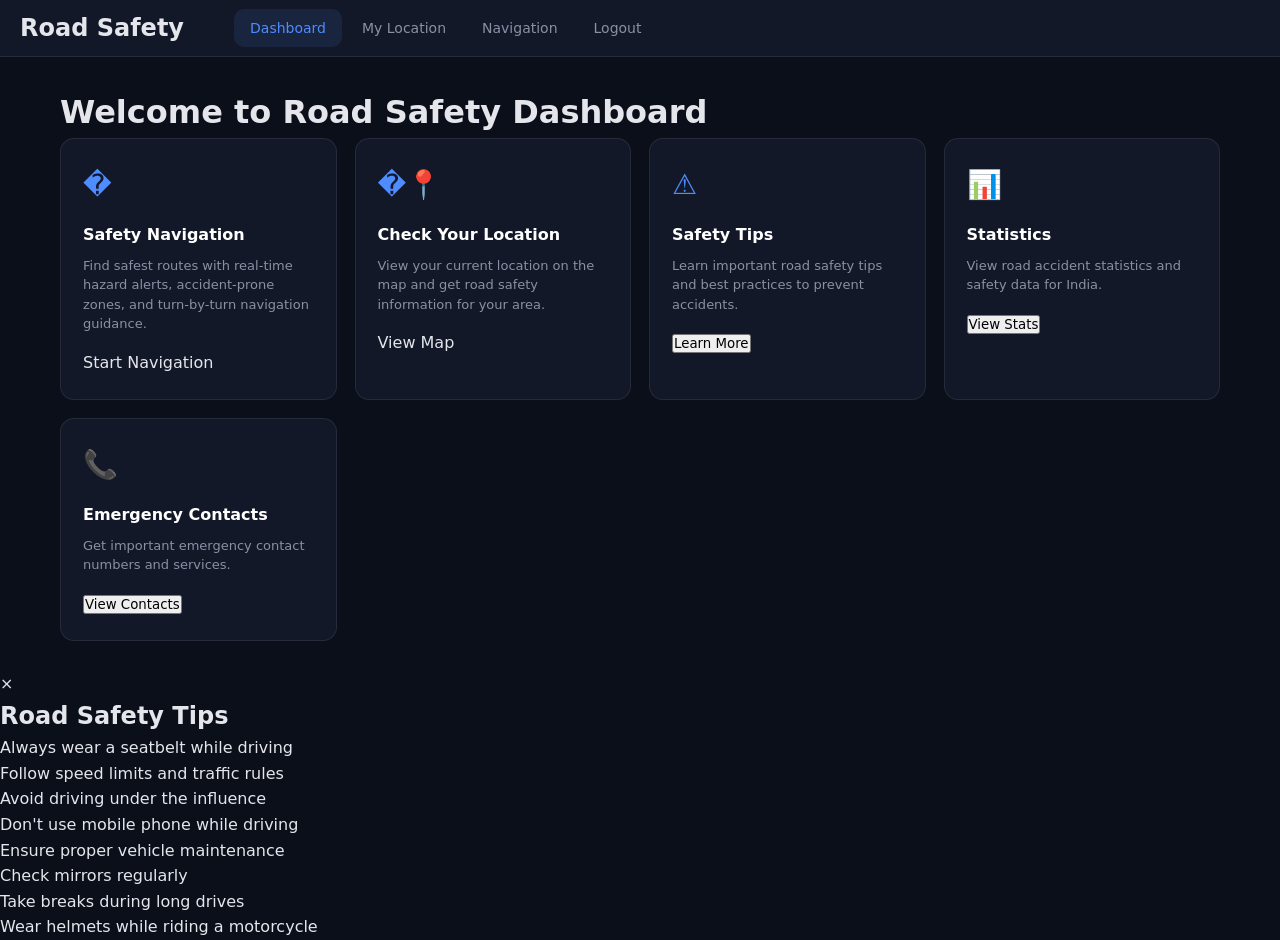
<file: dashboard.html>
<!DOCTYPE html>
<html lang="en">
<head>
    <meta charset="UTF-8">
    <meta name="viewport" content="width=device-width, initial-scale=1.0">
    <title>Dashboard - Road Safety</title>
    <link rel="stylesheet" href="style.css">
</head>
<body>
    <nav class="navbar">
        <div class="nav-container">
            <h2 class="nav-logo">Road Safety</h2>
            <ul class="nav-menu">
                <li><a href="dashboard.html" class="nav-link active">Dashboard</a></li>
                <li><a href="map.html" class="nav-link">My Location</a></li>
                <li><a href="navigation.html" class="nav-link">Navigation</a></li>
                <li><a href="#" onclick="handleLogout()" class="nav-link">Logout</a></li>
            </ul>
        </div>
    </nav>

    <div class="dashboard-container">
        <div class="welcome-section">
            <h1>Welcome to Road Safety Dashboard</h1>
            <p id="welcomeUser"></p>
        </div>

        <div class="content-grid">
            <div class="card">
                <div class="card-icon">�️</div>
                <h3>Safety Navigation</h3>
                <p>Find safest routes with real-time hazard alerts, accident-prone zones, and turn-by-turn navigation guidance.</p>
                <a href="navigation.html" class="btn-primary">Start Navigation</a>
            </div>

            <div class="card">
                <div class="card-icon">�📍</div>
                <h3>Check Your Location</h3>
                <p>View your current location on the map and get road safety information for your area.</p>
                <a href="map.html" class="btn-primary">View Map</a>
            </div>

            <div class="card">
                <div class="card-icon">⚠️</div>
                <h3>Safety Tips</h3>
                <p>Learn important road safety tips and best practices to prevent accidents.</p>
                <button onclick="showTips()" class="btn-primary">Learn More</button>
            </div>

            <div class="card">
                <div class="card-icon">📊</div>
                <h3>Statistics</h3>
                <p>View road accident statistics and safety data for India.</p>
                <button onclick="showStats()" class="btn-primary">View Stats</button>
            </div>

            <div class="card">
                <div class="card-icon">📞</div>
                <h3>Emergency Contacts</h3>
                <p>Get important emergency contact numbers and services.</p>
                <button onclick="showContacts()" class="btn-primary">View Contacts</button>
            </div>
        </div>
    </div>

    <div id="tipsModal" class="modal">
        <div class="modal-content">
            <span class="close" onclick="closeTips()">&times;</span>
            <h2>Road Safety Tips</h2>
            <ul>
                <li>Always wear a seatbelt while driving</li>
                <li>Follow speed limits and traffic rules</li>
                <li>Avoid driving under the influence</li>
                <li>Don't use mobile phone while driving</li>
                <li>Ensure proper vehicle maintenance</li>
                <li>Check mirrors regularly</li>
                <li>Take breaks during long drives</li>
                <li>Wear helmets while riding a motorcycle</li>
            </ul>
        </div>
    </div>

    <script src="script.js"></script>
</body>
</html>
</file>
<file: style.css>
/* ====== ROOT & RESET ====== */
*{margin:0;padding:0;box-sizing:border-box}
:root{
    --bg:        #0b0f1a;
    --surface:   #131829;
    --surface2:  #1a2035;
    --border:    rgba(255,255,255,.08);
    --text:      #e4e6eb;
    --text2:     #8b8fa3;
    --accent:    #4f8cff;
    --accent2:   #3a6fd8;
    --green:     #2ecc71;
    --yellow:    #f1c40f;
    --red:       #e74c3c;
    --orange:    #e67e22;
    --radius:    10px;
}
html{scroll-behavior:smooth}
body{font-family:'Segoe UI',system-ui,-apple-system,sans-serif;background:var(--bg);color:var(--text);line-height:1.6;overflow-x:hidden}
a{text-decoration:none;color:inherit}
button{cursor:pointer;font-family:inherit}
.hidden{display:none !important}

/* ====== SCREENS ====== */
.screen{display:none}
.screen.active{display:block}

/* ====== LOGIN ====== */
.login-container{display:flex;justify-content:center;align-items:center;min-height:100vh;background:radial-gradient(ellipse at 30% 20%,#1b2540 0%,var(--bg) 70%)}
.login-box{background:var(--surface);padding:40px 36px;border-radius:16px;width:100%;max-width:400px;border:1px solid var(--border);box-shadow:0 20px 60px rgba(0,0,0,.5)}
.login-logo{text-align:center;font-size:48px;color:var(--accent);margin-bottom:10px}
.login-box h1{text-align:center;font-size:28px;color:#fff;margin-bottom:4px}
.subtitle{text-align:center;color:var(--text2);font-size:13px;margin-bottom:28px}
.form-group{margin-bottom:18px}
.form-group label{display:block;font-size:12px;color:var(--text2);margin-bottom:6px;font-weight:600;text-transform:uppercase;letter-spacing:.6px}
.input-icon{position:relative}
.input-icon i{position:absolute;left:14px;top:50%;transform:translateY(-50%);color:var(--text2);font-size:14px}
.input-icon input{width:100%;padding:12px 14px 12px 40px;background:var(--surface2);border:1px solid var(--border);border-radius:var(--radius);color:var(--text);font-size:14px;transition:border .3s}
.input-icon input:focus{outline:none;border-color:var(--accent);box-shadow:0 0 0 3px rgba(79,140,255,.15)}
.btn-login{width:100%;padding:13px;background:var(--accent);color:#fff;border:none;border-radius:var(--radius);font-size:15px;font-weight:600;transition:background .3s,transform .2s;margin-top:6px}
.btn-login:hover{background:var(--accent2);transform:translateY(-1px)}
.signup-link{text-align:center;margin-top:18px;font-size:13px;color:var(--text2)}
.signup-link a{color:var(--accent);font-weight:600}
.signup-link a:hover{text-decoration:underline}
.error-message{display:none;margin-top:14px;padding:10px 14px;background:rgba(231,76,60,.15);border:1px solid rgba(231,76,60,.3);border-radius:var(--radius);color:#e74c3c;font-size:13px}
.error-message.show{display:block}

/* ====== NAVBAR ====== */
.navbar{background:var(--surface);border-bottom:1px solid var(--border);position:sticky;top:0;z-index:900}
.nav-container{max-width:1400px;margin:0 auto;padding:0 20px;display:flex;align-items:center;height:56px;gap:20px}
.nav-brand{display:flex;align-items:center;gap:10px;font-size:18px;font-weight:700;color:#fff;white-space:nowrap}
.nav-brand i{color:var(--accent);font-size:22px}
.nav-menu{display:flex;list-style:none;gap:4px;margin-left:30px}
.nav-link{display:flex;align-items:center;gap:7px;padding:8px 16px;border-radius:var(--radius);color:var(--text2);font-size:14px;font-weight:500;transition:all .25s}
.nav-link:hover{color:var(--text);background:rgba(255,255,255,.06)}
.nav-link.active{color:var(--accent);background:rgba(79,140,255,.1)}
.nav-right{margin-left:auto;display:flex;align-items:center;gap:14px}
.user-greeting{font-size:13px;color:var(--text2)}
.btn-logout{display:flex;align-items:center;gap:6px;padding:7px 14px;background:rgba(231,76,60,.15);border:1px solid rgba(231,76,60,.25);border-radius:var(--radius);color:#e74c3c;font-size:13px;font-weight:500;transition:all .25s}
.btn-logout:hover{background:rgba(231,76,60,.25)}.btn-sos{display:flex;align-items:center;gap:6px;padding:7px 16px;background:#e74c3c;color:#fff;border:none;border-radius:20px;font-size:13px;font-weight:700;text-decoration:none;letter-spacing:.5px;animation:sos-pulse 2s infinite;transition:background .2s}
.btn-sos:hover{background:#c0392b}
@keyframes sos-pulse{0%,100%{box-shadow:0 0 0 0 rgba(231,76,60,.6)}50%{box-shadow:0 0 0 8px rgba(231,76,60,0)}}
/* ====== SECTIONS ====== */
.section{display:none}
.section.active{display:block}

/* ====== DASHBOARD ====== */
.dashboard-container{max-width:1200px;margin:0 auto;padding:30px 20px}
.welcome-banner{background:linear-gradient(135deg,#1a2a4a 0%,#0f1a30 100%);border:1px solid var(--border);border-radius:14px;padding:30px;display:flex;justify-content:space-between;align-items:center;margin-bottom:30px;gap:20px;flex-wrap:wrap}
.welcome-text h1{font-size:26px;margin-bottom:6px;color:#fff}
.welcome-text p{color:var(--text2);font-size:14px}
.welcome-stats{display:flex;gap:24px}
.mini-stat{text-align:center}
.mini-stat-num{display:block;font-size:22px;font-weight:700;color:var(--accent)}
.mini-stat-label{font-size:11px;color:var(--text2);text-transform:uppercase;letter-spacing:.5px}

.content-grid{display:grid;grid-template-columns:repeat(auto-fill,minmax(220px,1fr));gap:18px}
.card{background:var(--surface);border:1px solid var(--border);border-radius:14px;padding:24px 22px;cursor:pointer;transition:all .3s;position:relative;overflow:hidden}
.card::before{content:'';position:absolute;top:0;left:0;right:0;height:3px;background:var(--accent);opacity:0;transition:opacity .3s}
.card:hover{transform:translateY(-4px);border-color:rgba(79,140,255,.25);box-shadow:0 12px 35px rgba(0,0,0,.3)}
.card:hover::before{opacity:1}
.card-icon{font-size:28px;color:var(--accent);margin-bottom:14px}
.card h3{font-size:16px;font-weight:600;margin-bottom:8px;color:#fff}
.card p{font-size:13px;color:var(--text2);line-height:1.5;margin-bottom:16px}
.card-action{font-size:13px;color:var(--accent);font-weight:600;display:flex;align-items:center;gap:6px}
.card-action i{transition:transform .3s}
.card:hover .card-action i{transform:translateX(4px)}

/* ====== MAP DASHBOARD ====== */
.map-dashboard{position:relative;height:calc(100vh - 56px);overflow:hidden}
.map-fullscreen{height:100%;width:100%;z-index:1}

/* Glass mixin */
.glass{background:rgba(15,20,35,.82);backdrop-filter:blur(20px);-webkit-backdrop-filter:blur(20px);border:1px solid rgba(255,255,255,.08)}
[data-map-theme="light"] .glass{background:rgba(255,255,255,.88);border-color:rgba(0,0,0,.1)}
[data-map-theme="light"] .glass *{color:#1a1a2e !important}
[data-map-theme="light"] .glass .ap-stat-val.red{color:#e74c3c !important}
[data-map-theme="light"] .glass .ap-stat-val.orange{color:#e67e22 !important}
[data-map-theme="light"] .glass .ap-stat-val.yellow{color:#d4ac0d !important}
[data-map-theme="light"] .glass .ap-stat-val.blue{color:#2980b9 !important}
[data-map-theme="light"] .glass .ap-stat-val.green{color:#27ae60 !important}

/* ---- Top Bar ---- */
.map-topbar{position:absolute;top:12px;left:12px;right:12px;z-index:700;display:flex;align-items:center;gap:12px;padding:8px 14px;border-radius:16px;background:rgba(15,20,35,.82);backdrop-filter:blur(20px);border:1px solid rgba(255,255,255,.08);box-shadow:0 8px 32px rgba(0,0,0,.3)}
[data-map-theme="light"] .map-topbar{background:rgba(255,255,255,.9);border-color:rgba(0,0,0,.1);box-shadow:0 4px 20px rgba(0,0,0,.1)}
.mtb-left{display:flex;align-items:center;gap:8px;white-space:nowrap}
.mtb-logo{display:flex;align-items:center;gap:8px;font-size:15px;font-weight:700;color:#fff}
.mtb-logo i{color:var(--accent);font-size:18px}
[data-map-theme="light"] .mtb-logo{color:#1a1a2e}
.mtb-search{flex:1;display:flex;align-items:center;gap:8px;background:rgba(255,255,255,.06);border:1px solid rgba(255,255,255,.08);border-radius:10px;padding:0 12px;position:relative;max-width:460px;margin:0 auto;transition:all .3s}
.mtb-search:focus-within{border-color:var(--accent);box-shadow:0 0 0 3px rgba(79,140,255,.15)}
[data-map-theme="light"] .mtb-search{background:rgba(0,0,0,.04);border-color:rgba(0,0,0,.1)}
.mtb-search i{color:var(--text2);font-size:13px}
.mtb-search input{flex:1;padding:10px 4px;background:transparent;border:none;color:#fff;font-size:13px}
.mtb-search input:focus{outline:none}
.mtb-search input::placeholder{color:rgba(255,255,255,.35)}
[data-map-theme="light"] .mtb-search input{color:#1a1a2e}
[data-map-theme="light"] .mtb-search input::placeholder{color:rgba(0,0,0,.4)}
.mtb-search-clear{background:none;border:none;color:var(--text2);padding:4px;cursor:pointer}
.map-search-dropdown{display:none;position:absolute;top:calc(100% + 4px);left:0;right:0;background:rgba(15,20,35,.95);backdrop-filter:blur(20px);border:1px solid rgba(255,255,255,.1);border-radius:12px;max-height:280px;overflow-y:auto;box-shadow:0 12px 40px rgba(0,0,0,.5);z-index:710}
.map-search-dropdown.show{display:block}
[data-map-theme="light"] .map-search-dropdown{background:rgba(255,255,255,.97);border-color:rgba(0,0,0,.1)}
.msd-item{padding:12px 16px;display:flex;align-items:center;gap:12px;cursor:pointer;transition:background .2s;font-size:13px;color:#fff;border-bottom:1px solid rgba(255,255,255,.05)}
.msd-item:hover{background:rgba(79,140,255,.1)}
.msd-item:last-child{border-bottom:none}
.msd-item i{color:var(--accent);width:16px;text-align:center}
[data-map-theme="light"] .msd-item{color:#1a1a2e;border-color:rgba(0,0,0,.05)}

.mtb-right{display:flex;align-items:center;gap:8px}
.mtb-weather{display:flex;align-items:center;gap:6px;font-size:13px;color:var(--text2);white-space:nowrap}
.mtb-weather i{color:#f1c40f}
.mtb-icon-btn{position:relative;width:36px;height:36px;display:flex;align-items:center;justify-content:center;background:rgba(255,255,255,.06);border:1px solid rgba(255,255,255,.08);border-radius:10px;color:#fff;font-size:14px;transition:all .25s;cursor:pointer}
.mtb-icon-btn:hover{background:rgba(79,140,255,.15);border-color:var(--accent)}
[data-map-theme="light"] .mtb-icon-btn{background:rgba(0,0,0,.04);border-color:rgba(0,0,0,.1);color:#1a1a2e}
.notif-badge{position:absolute;top:-3px;right:-3px;background:var(--red);color:#fff;font-size:10px;font-weight:700;width:18px;height:18px;border-radius:50%;display:flex;align-items:center;justify-content:center;border:2px solid rgba(15,20,35,.9)}
.mtb-avatar{width:34px;height:34px;border-radius:10px;background:linear-gradient(135deg,var(--accent),#6c5ce7);display:flex;align-items:center;justify-content:center;color:#fff;font-size:14px;font-weight:700;cursor:pointer}

/* ---- AI Alert Banner ---- */
.ai-alert-banner{position:absolute;bottom:90px;right:16px;z-index:700;display:flex;align-items:center;gap:10px;padding:9px 14px;border-radius:10px;background:rgba(19,24,41,.85);backdrop-filter:blur(12px);border:1px solid rgba(79,140,255,.25);animation:slideUp .4s ease;max-width:340px;font-size:13px}
.ai-alert-banner.hidden{display:none}
.ai-alert-content{display:flex;align-items:center;gap:10px;font-size:13px;color:#fff}
.ai-alert-content i{color:var(--accent);font-size:16px}
.ai-alert-banner button{background:none;border:none;color:var(--text2);font-size:14px;cursor:pointer;padding:4px}
[data-map-theme="light"] .ai-alert-banner{background:rgba(255,255,255,.92);border-color:rgba(0,0,0,.1);box-shadow:0 2px 12px rgba(0,0,0,.1)}
[data-map-theme="light"] .ai-alert-content{color:#1a1a2e}
[data-map-theme="light"] .ai-alert-banner button{color:#666}
@keyframes slideDown{from{opacity:0;transform:translateX(-50%) translateY(-20px)}to{opacity:1;transform:translateX(-50%) translateY(0)}}
@keyframes slideUp{from{opacity:0;transform:translateY(20px)}to{opacity:1;transform:translateY(0)}}

/* ---- Notification Panel ---- */
.notif-panel{position:absolute;top:68px;right:14px;width:320px;z-index:720;border-radius:14px;background:rgba(15,20,35,.92);backdrop-filter:blur(20px);border:1px solid rgba(255,255,255,.08);box-shadow:0 12px 40px rgba(0,0,0,.4);overflow:hidden;animation:fadeScale .25s ease}
.notif-panel.hidden{display:none}
[data-map-theme="light"] .notif-panel{background:rgba(255,255,255,.95);border-color:rgba(0,0,0,.1)}
.np-head{padding:14px 16px;font-size:14px;font-weight:700;color:#fff;display:flex;align-items:center;gap:8px;border-bottom:1px solid rgba(255,255,255,.06)}
.np-head i{color:var(--accent)}
.np-count{background:var(--red);color:#fff;font-size:10px;padding:2px 8px;border-radius:10px;margin-left:auto}
.np-list{max-height:300px;overflow-y:auto}
.np-item{padding:12px 16px;display:flex;gap:10px;border-bottom:1px solid rgba(255,255,255,.04);transition:background .2s;cursor:pointer}
.np-item:hover{background:rgba(79,140,255,.06)}
.np-icon{width:34px;height:34px;border-radius:10px;display:flex;align-items:center;justify-content:center;font-size:14px;flex-shrink:0}
.np-icon.red{background:rgba(231,76,60,.15);color:var(--red)}
.np-icon.orange{background:rgba(230,126,34,.15);color:var(--orange)}
.np-icon.blue{background:rgba(52,152,219,.15);color:#3498db}
.np-icon.yellow{background:rgba(241,196,15,.15);color:var(--yellow)}
.np-text{font-size:12px;color:var(--text2);line-height:1.4}
.np-text strong{color:#fff;font-size:13px;display:block;margin-bottom:2px}
.np-time{font-size:11px;color:var(--text2);margin-top:3px}
[data-map-theme="light"] .np-head,.np-text strong{color:#1a1a2e}
@keyframes fadeScale{from{opacity:0;transform:scale(.95)}to{opacity:1;transform:scale(1)}}

/* ---- Analytics Panel ---- */
.analytics-panel{position:absolute;top:76px;left:12px;bottom:80px;width:280px;z-index:600;display:flex;transition:transform .4s cubic-bezier(.4,0,.2,1)}
.analytics-panel.collapsed{transform:translateX(-282px)}
.ap-toggle{position:absolute;top:12px;right:-36px;width:34px;height:34px;border-radius:0 10px 10px 0;background:rgba(15,20,35,.82);backdrop-filter:blur(16px);border:1px solid rgba(255,255,255,.08);border-left:none;color:#fff;font-size:12px;display:flex;align-items:center;justify-content:center;cursor:pointer;z-index:2;transition:all .25s}
.ap-toggle:hover{background:rgba(79,140,255,.2)}
[data-map-theme="light"] .ap-toggle{background:rgba(255,255,255,.9);border-color:rgba(0,0,0,.1);color:#1a1a2e}
.ap-content{flex:1;border-radius:14px;background:rgba(15,20,35,.85);backdrop-filter:blur(20px);border:1px solid rgba(255,255,255,.08);overflow-y:auto;padding:16px;display:flex;flex-direction:column;gap:14px;box-shadow:0 8px 32px rgba(0,0,0,.3)}
[data-map-theme="light"] .ap-content{background:rgba(255,255,255,.92);border-color:rgba(0,0,0,.08)}
.ap-header{font-size:15px;font-weight:700;color:#fff;display:flex;align-items:center;gap:8px}
.ap-header i{color:var(--accent)}
[data-map-theme="light"] .ap-header{color:#1a1a2e}
.ap-card{background:rgba(255,255,255,.04);border:1px solid rgba(255,255,255,.06);border-radius:12px;padding:14px}
[data-map-theme="light"] .ap-card{background:rgba(0,0,0,.03);border-color:rgba(0,0,0,.06)}
.ap-card-label{font-size:12px;font-weight:600;color:var(--text2);text-transform:uppercase;letter-spacing:.5px;margin-bottom:10px;display:flex;align-items:center;gap:6px}
.ap-card-label i{font-size:11px;color:var(--accent)}
.ap-stat-row{display:flex;justify-content:space-between;font-size:13px;padding:5px 0;color:var(--text2)}
.ap-stat-val{font-weight:700;color:#fff}
[data-map-theme="light"] .ap-stat-val{color:#1a1a2e}
.ap-stat-val.red{color:var(--red)}.ap-stat-val.orange{color:var(--orange)}.ap-stat-val.yellow{color:var(--yellow)}.ap-stat-val.blue{color:#3498db}.ap-stat-val.green{color:var(--green)}.ap-stat-val.gray{color:#7f8c8d}

/* Safety Ring */
.ap-safety-score{text-align:center}
.safety-ring{position:relative;width:100px;height:100px;margin:8px auto}
.safety-ring svg{width:100%;height:100%;transform:rotate(-90deg)}
.ring-bg{fill:none;stroke:rgba(255,255,255,.08);stroke-width:10}
[data-map-theme="light"] .ring-bg{stroke:rgba(0,0,0,.08)}
.ring-fill{fill:none;stroke:var(--green);stroke-width:10;stroke-linecap:round;stroke-dasharray:327;stroke-dashoffset:327;transition:stroke-dashoffset 1.5s ease,stroke 1s}
.ring-value{position:absolute;inset:0;display:flex;align-items:center;justify-content:center;font-size:28px;font-weight:800;color:#fff}
[data-map-theme="light"] .ring-value{color:#1a1a2e}
.safety-label{font-size:12px;color:var(--green);font-weight:600;margin-top:4px}

/* Traffic Bar */
.traffic-bar{height:6px;background:rgba(255,255,255,.08);border-radius:4px;overflow:hidden;margin-bottom:6px}
[data-map-theme="light"] .traffic-bar{background:rgba(0,0,0,.08)}
.traffic-fill{height:100%;border-radius:4px;background:linear-gradient(90deg,var(--green),var(--yellow),var(--red));transition:width 1s ease}
.traffic-label{font-size:12px;color:var(--yellow);font-weight:600;text-align:right}

/* Weather Alert */
.weather-alert-info{display:flex;align-items:center;gap:10px;font-size:13px;color:#fff}
.weather-alert-info i{font-size:22px;color:#f1c40f}
.weather-alert-info strong{display:block;font-size:14px}
.weather-alert-info small{display:block;font-size:11px;color:var(--text2);margin-top:2px}
[data-map-theme="light"] .weather-alert-info{color:#1a1a2e}

/* ---- Layer Controls ---- */
.map-layers-panel{position:absolute;top:76px;right:12px;z-index:600}
.layers-toggle{width:40px;height:40px;border-radius:12px;background:rgba(15,20,35,.82);backdrop-filter:blur(16px);border:1px solid rgba(255,255,255,.08);color:#fff;font-size:16px;display:flex;align-items:center;justify-content:center;cursor:pointer;transition:all .25s}
.layers-toggle:hover{background:rgba(79,140,255,.2);border-color:var(--accent)}
[data-map-theme="light"] .layers-toggle{background:rgba(255,255,255,.9);border-color:rgba(0,0,0,.1);color:#1a1a2e}
.layers-dropdown{position:absolute;top:calc(100% + 6px);right:0;width:220px;border-radius:14px;background:rgba(15,20,35,.92);backdrop-filter:blur(20px);border:1px solid rgba(255,255,255,.08);padding:6px;box-shadow:0 12px 40px rgba(0,0,0,.4);animation:fadeScale .2s ease}
.layers-dropdown.hidden{display:none}
[data-map-theme="light"] .layers-dropdown{background:rgba(255,255,255,.95);border-color:rgba(0,0,0,.1)}
.ld-head{font-size:12px;font-weight:700;color:var(--text2);text-transform:uppercase;letter-spacing:.5px;padding:8px 12px}
.ld-item{display:flex;align-items:center;gap:10px;padding:9px 12px;border-radius:8px;font-size:13px;color:#fff;cursor:pointer;transition:background .2s}
.ld-item:hover{background:rgba(79,140,255,.08)}
.ld-item input{accent-color:var(--accent);cursor:pointer}
.ld-item i{width:18px;text-align:center;font-size:13px}
[data-map-theme="light"] .ld-item{color:#1a1a2e}

/* ---- Bottom Bar ---- */
.map-bottom-bar{position:absolute;bottom:14px;left:50%;transform:translateX(-50%);z-index:600;display:flex;gap:6px;padding:8px 10px;border-radius:16px;background:rgba(15,20,35,.85);backdrop-filter:blur(20px);border:1px solid rgba(255,255,255,.08);box-shadow:0 8px 32px rgba(0,0,0,.3)}
[data-map-theme="light"] .map-bottom-bar{background:rgba(255,255,255,.92);border-color:rgba(0,0,0,.08)}
.mbb-btn{display:flex;flex-direction:column;align-items:center;gap:3px;padding:10px 16px;border-radius:12px;background:transparent;border:none;color:var(--text2);font-size:10px;font-weight:600;cursor:pointer;transition:all .25s;min-width:60px;text-decoration:none}
.mbb-btn i{font-size:18px}
.mbb-btn:hover{background:rgba(79,140,255,.1);color:var(--accent)}
[data-map-theme="light"] .mbb-btn{color:#555}
[data-map-theme="light"] .mbb-btn:hover{color:var(--accent)}
.mbb-locate:hover{color:#4285F4}
.mbb-sos{color:#fff !important;background:var(--red) !important;border-radius:14px;animation:sos-pulse 2s infinite}
.mbb-sos:hover{background:#c0392b !important}

/* ---- Nav Panel ---- */
.nav-panel{position:absolute;bottom:80px;left:50%;transform:translateX(-50%);z-index:650;width:420px;max-width:calc(100% - 24px);border-radius:18px;background:rgba(15,20,35,.92);backdrop-filter:blur(24px);border:1px solid rgba(255,255,255,.1);padding:20px;box-shadow:0 16px 50px rgba(0,0,0,.4);animation:slideUp .35s ease}
.nav-panel.hidden{display:none}
[data-map-theme="light"] .nav-panel{background:rgba(255,255,255,.95);border-color:rgba(0,0,0,.1)}
.navp-head{display:flex;justify-content:space-between;align-items:center;margin-bottom:16px}
.navp-head h3{font-size:16px;color:#fff;display:flex;align-items:center;gap:8px}
.navp-head h3 i{color:var(--accent)}
.navp-head button{background:none;border:none;color:var(--text2);font-size:16px;cursor:pointer}
[data-map-theme="light"] .navp-head h3{color:#1a1a2e}
.navp-inputs{display:flex;flex-direction:column;gap:8px;margin-bottom:14px}
.navp-field{display:flex;align-items:center;gap:10px;background:rgba(255,255,255,.06);border:1px solid rgba(255,255,255,.08);border-radius:10px;padding:0 12px;position:relative}
.navp-field input{flex:1;padding:11px 4px;background:transparent;border:none;color:#fff;font-size:13px}
.navp-field input:focus{outline:none}
.navp-field input::placeholder{color:var(--text2)}
[data-map-theme="light"] .navp-field{background:rgba(0,0,0,.04);border-color:rgba(0,0,0,.1)}
[data-map-theme="light"] .navp-field input{color:#1a1a2e}
.nav-autocomplete-dropdown{display:none;position:absolute;top:calc(100% + 4px);left:0;right:0;background:rgba(15,20,35,.95);backdrop-filter:blur(16px);border:1px solid rgba(255,255,255,.1);border-radius:10px;max-height:200px;overflow-y:auto;z-index:660;box-shadow:0 8px 30px rgba(0,0,0,.4)}
.nav-autocomplete-dropdown.show{display:block}
[data-map-theme="light"] .nav-autocomplete-dropdown{background:rgba(255,255,255,.97);border-color:rgba(0,0,0,.1)}
.navp-options{display:flex;gap:6px;margin-bottom:14px}
.navp-opt{flex:1;padding:9px 6px;border-radius:10px;background:rgba(255,255,255,.04);border:1px solid rgba(255,255,255,.06);color:var(--text2);font-size:12px;font-weight:600;display:flex;align-items:center;justify-content:center;gap:5px;cursor:pointer;transition:all .25s}
.navp-opt.active{background:rgba(79,140,255,.15);border-color:var(--accent);color:var(--accent)}
.navp-opt:hover{border-color:rgba(79,140,255,.3)}
[data-map-theme="light"] .navp-opt{background:rgba(0,0,0,.03);border-color:rgba(0,0,0,.08)}
.navp-route-info{display:flex;gap:16px;justify-content:center;margin-bottom:12px;padding:12px;background:rgba(255,255,255,.04);border-radius:10px}
.navp-route-info.hidden{display:none}
.nri-stat{display:flex;align-items:center;gap:6px;font-size:13px;font-weight:600;color:#fff}
.nri-stat i{color:var(--accent);font-size:12px}
[data-map-theme="light"] .nri-stat{color:#1a1a2e}
.navp-go{width:100%;padding:13px;border:none;border-radius:12px;background:linear-gradient(135deg,var(--accent),#6c5ce7);color:#fff;font-size:14px;font-weight:700;cursor:pointer;display:flex;align-items:center;justify-content:center;gap:8px;transition:all .25s}
.navp-go:hover{transform:translateY(-2px);box-shadow:0 6px 24px rgba(79,140,255,.4)}
.navp-go.hidden{display:none}
@keyframes slideUp{from{opacity:0;transform:translateX(-50%) translateY(30px)}to{opacity:1;transform:translateX(-50%) translateY(0)}}

/* ---- Emergency Panel ---- */
.emergency-panel{position:absolute;bottom:80px;right:12px;z-index:650;width:340px;max-width:calc(100% - 24px);border-radius:16px;background:rgba(15,20,35,.92);backdrop-filter:blur(20px);border:1px solid rgba(255,255,255,.08);overflow:hidden;box-shadow:0 12px 40px rgba(0,0,0,.4);animation:fadeScale .25s ease}
.emergency-panel.hidden{display:none}
[data-map-theme="light"] .emergency-panel{background:rgba(255,255,255,.95);border-color:rgba(0,0,0,.1)}
.emp-head{display:flex;justify-content:space-between;align-items:center;padding:14px 16px;border-bottom:1px solid rgba(255,255,255,.06)}
.emp-head h3{font-size:15px;color:#fff;display:flex;align-items:center;gap:8px}
.emp-head h3 i{color:var(--green)}
.emp-head button{background:none;border:none;color:var(--text2);font-size:16px;cursor:pointer}
[data-map-theme="light"] .emp-head h3{color:#1a1a2e}
.emp-tabs{display:flex;border-bottom:1px solid rgba(255,255,255,.06);padding:0 8px}
.emp-tab{flex:1;padding:10px;background:none;border:none;border-bottom:2px solid transparent;color:var(--text2);font-size:13px;font-weight:600;cursor:pointer;display:flex;align-items:center;justify-content:center;gap:6px;transition:all .25s}
.emp-tab.active{color:var(--accent);border-color:var(--accent)}
.emp-list{max-height:250px;overflow-y:auto;padding:8px}
.emp-item{display:flex;align-items:center;gap:12px;padding:10px 12px;border-radius:10px;transition:background .2s;cursor:pointer}
.emp-item:hover{background:rgba(79,140,255,.06)}
.emp-item-icon{width:38px;height:38px;border-radius:10px;display:flex;align-items:center;justify-content:center;font-size:16px}
.emp-item-icon.hospital{background:rgba(46,204,113,.12);color:var(--green)}
.emp-item-icon.police{background:rgba(66,133,244,.12);color:#4285F4}
.emp-item-info{flex:1}
.emp-item-name{font-size:13px;font-weight:600;color:#fff}
.emp-item-dist{font-size:11px;color:var(--text2)}
[data-map-theme="light"] .emp-item-name{color:#1a1a2e}
.emp-item-nav{width:32px;height:32px;border-radius:8px;background:rgba(79,140,255,.1);border:none;color:var(--accent);font-size:14px;display:flex;align-items:center;justify-content:center;cursor:pointer;transition:all .25s}
.emp-item-nav:hover{background:var(--accent);color:#fff}

/* ---- Quick Report ---- */
.quick-report{position:absolute;inset:0;z-index:800;background:rgba(0,0,0,.5);backdrop-filter:blur(4px);display:flex;align-items:flex-end;justify-content:center;padding:0 12px 90px}
.quick-report.hidden{display:none}
.qr-card{width:100%;max-width:480px;border-radius:18px 18px 14px 14px;background:rgba(15,20,35,.95);backdrop-filter:blur(24px);border:1px solid rgba(255,255,255,.1);padding:20px;box-shadow:0 -8px 40px rgba(0,0,0,.4);animation:slideUp .3s ease}
[data-map-theme="light"] .qr-card{background:rgba(255,255,255,.97);border-color:rgba(0,0,0,.1)}
.qr-head{display:flex;justify-content:space-between;align-items:center;margin-bottom:16px}
.qr-head h3{font-size:16px;color:#fff;display:flex;align-items:center;gap:8px}
.qr-head h3 i{color:var(--accent)}
.qr-head button{background:none;border:none;color:var(--text2);font-size:16px;cursor:pointer}
[data-map-theme="light"] .qr-head h3{color:#1a1a2e}
.qr-types{display:grid;grid-template-columns:repeat(4,1fr);gap:8px}
.qr-types button{display:flex;flex-direction:column;align-items:center;gap:6px;padding:14px 6px;border-radius:12px;background:rgba(255,255,255,.04);border:1px solid rgba(255,255,255,.06);color:var(--text2);font-size:11px;font-weight:600;cursor:pointer;transition:all .25s}
.qr-types button i{font-size:20px;color:var(--accent)}
.qr-types button:hover{background:rgba(79,140,255,.1);border-color:var(--accent);color:var(--accent)}
[data-map-theme="light"] .qr-types button{background:rgba(0,0,0,.03);border-color:rgba(0,0,0,.06);color:#555}

/* ---- Route Info Pill ---- */
.route-info-pill{position:absolute;top:76px;left:50%;transform:translateX(-50%);z-index:650;display:flex;align-items:center;gap:10px;padding:10px 18px;border-radius:14px;background:rgba(15,20,35,.88);backdrop-filter:blur(16px);border:1px solid rgba(79,140,255,.3);font-size:13px;font-weight:600;color:#fff;box-shadow:0 6px 24px rgba(0,0,0,.3);animation:slideDown .3s ease}
.route-info-pill.hidden{display:none}
.route-info-pill i{color:var(--accent)}
.route-info-pill button{background:none;border:none;color:var(--text2);cursor:pointer;padding:2px 4px}
[data-map-theme="light"] .route-info-pill{background:rgba(255,255,255,.92);border-color:rgba(79,140,255,.2);color:#1a1a2e}

/* ---- Custom Map Markers ---- */
.custom-marker{display:flex;align-items:center;justify-content:center;border-radius:50%;border:2px solid #fff;box-shadow:0 3px 10px rgba(0,0,0,.3);font-size:14px;color:#fff;transition:transform .2s}
.custom-marker:hover{transform:scale(1.2)}
.marker-accident{width:34px;height:34px;background:var(--red);animation:pulse-marker 2s infinite}
.marker-pothole{width:28px;height:28px;background:var(--orange)}
.marker-traffic{width:28px;height:28px;background:var(--yellow);color:#333}
.marker-flood{width:30px;height:30px;background:#3498db}
.marker-construction{width:28px;height:28px;background:#7f8c8d}
.marker-police{width:32px;height:32px;background:#4285F4}
.marker-hospital{width:32px;height:32px;background:var(--green)}
.marker-unsafe{width:40px;height:40px;background:rgba(192,57,43,.7);border:2px solid var(--red);animation:pulse-unsafe 1.5s infinite}
@keyframes pulse-marker{0%,100%{box-shadow:0 0 0 0 rgba(231,76,60,.5)}50%{box-shadow:0 0 0 12px rgba(231,76,60,0)}}
@keyframes pulse-unsafe{0%,100%{box-shadow:0 0 0 0 rgba(192,57,43,.5);transform:scale(1)}50%{box-shadow:0 0 0 18px rgba(192,57,43,0);transform:scale(1.05)}}

/* ---- Marker Popups ---- */
.leaflet-popup-content-wrapper{background:rgba(15,20,35,.95) !important;backdrop-filter:blur(16px);border:1px solid rgba(255,255,255,.1) !important;border-radius:14px !important;box-shadow:0 12px 40px rgba(0,0,0,.4) !important;color:#fff !important}
.leaflet-popup-tip{background:rgba(15,20,35,.95) !important}
[data-map-theme="light"] .leaflet-popup-content-wrapper{background:rgba(255,255,255,.97) !important;border-color:rgba(0,0,0,.1) !important;color:#1a1a2e !important}
[data-map-theme="light"] .leaflet-popup-tip{background:rgba(255,255,255,.97) !important}
.mp-popup{min-width:240px}
.mp-popup-img{width:100%;height:120px;object-fit:cover;border-radius:10px;margin-bottom:10px;background:rgba(255,255,255,.06)}
.mp-popup-type{font-size:11px;font-weight:700;text-transform:uppercase;letter-spacing:.5px;margin-bottom:4px}
.mp-popup-title{font-size:15px;font-weight:700;margin-bottom:6px}
.mp-popup-desc{font-size:12px;color:var(--text2);line-height:1.5;margin-bottom:10px}
.mp-popup-meta{display:flex;gap:10px;font-size:11px;color:var(--text2);margin-bottom:10px;flex-wrap:wrap}
.mp-popup-meta span{display:flex;align-items:center;gap:4px}
.mp-popup-meta i{font-size:10px;color:var(--accent)}
.mp-popup-sev{display:inline-block;padding:3px 8px;border-radius:6px;font-size:10px;font-weight:700;text-transform:uppercase;margin-bottom:8px}
.mp-popup-sev.critical{background:rgba(231,76,60,.15);color:var(--red)}
.mp-popup-sev.high{background:rgba(230,126,34,.15);color:var(--orange)}
.mp-popup-sev.medium{background:rgba(241,196,15,.15);color:var(--yellow)}
.mp-popup-sev.low{background:rgba(46,204,113,.15);color:var(--green)}
.mp-popup-btns{display:flex;gap:6px}
.mp-popup-btns button{flex:1;padding:8px;border:none;border-radius:8px;font-size:12px;font-weight:600;cursor:pointer;display:flex;align-items:center;justify-content:center;gap:4px;transition:all .2s}
.mp-nav-btn{background:var(--accent);color:#fff}
.mp-nav-btn:hover{background:var(--accent2)}
.mp-report-btn{background:rgba(255,255,255,.06);color:var(--text2);border:1px solid rgba(255,255,255,.1) !important}
.mp-report-btn:hover{color:#fff;background:rgba(255,255,255,.1)}

/* Emergency */
.emergency-box{margin-bottom:14px}
.em-btn{width:100%;padding:10px;background:rgba(231,76,60,.12);border:1px solid rgba(231,76,60,.25);color:var(--red);border-radius:8px;font-size:13px;font-weight:600;margin-bottom:6px;display:flex;align-items:center;justify-content:center;gap:8px;transition:all .25s;text-decoration:none}
.em-btn:hover{background:rgba(231,76,60,.25);transform:translateY(-1px);box-shadow:0 4px 12px rgba(231,76,60,.3)}
.em-red{background:rgba(231,76,60,.12);border-color:rgba(231,76,60,.25);color:var(--red)}
.em-red:hover{background:rgba(231,76,60,.25)}

/* ====== MODALS ====== */
.modal-overlay{display:none;position:fixed;inset:0;background:rgba(0,0,0,.6);backdrop-filter:blur(4px);z-index:1000;justify-content:center;align-items:center}
.modal-overlay.show{display:flex}
.modal-box{background:var(--surface);border:1px solid var(--border);border-radius:16px;padding:30px;max-width:600px;width:92%;max-height:80vh;overflow-y:auto;position:relative;box-shadow:0 20px 60px rgba(0,0,0,.5)}
.modal-close{position:absolute;top:14px;right:18px;background:none;border:none;color:var(--text2);font-size:26px;cursor:pointer;transition:color .2s}
.modal-close:hover{color:#fff}
.modal-box h2{font-size:20px;color:#fff;margin-bottom:20px;display:flex;align-items:center;gap:10px}
.modal-box h2 i{color:var(--accent)}

.tips-list{list-style:none;padding:0}
.tips-list li{padding:12px 14px;background:var(--surface2);border-radius:8px;margin-bottom:8px;font-size:14px;color:var(--text);border-left:3px solid var(--accent);display:flex;align-items:center;gap:10px}
.tips-list li::before{content:'✓';color:var(--green);font-weight:700}

.stats-grid{display:grid;grid-template-columns:repeat(auto-fill,minmax(160px,1fr));gap:12px;margin-bottom:16px}
.stat-card{background:var(--surface2);border:1px solid var(--border);border-radius:var(--radius);padding:18px;text-align:center}
.stat-card.red{border-color:rgba(231,76,60,.3)}
.stat-card.yellow{border-color:rgba(241,196,15,.3)}
.stat-num{font-size:28px;font-weight:700;color:var(--accent);margin-bottom:4px}
.stat-card.red .stat-num{color:var(--red)}
.stat-card.yellow .stat-num{color:var(--yellow)}
.stat-desc{font-size:12px;color:var(--text2)}
.stat-source{font-size:12px;color:var(--text2);text-align:center;margin-top:8px}

.modal-box-stats{max-height:85vh;overflow-y:auto}
.stats-section-title{font-size:18px;color:#fff;margin-bottom:16px;display:flex;align-items:center;gap:10px}
.stats-section-title i{color:var(--accent)}
.stats-divider{text-align:center;margin:24px 0 20px;position:relative}
.stats-divider::before{content:'';position:absolute;top:50%;left:0;right:0;height:1px;background:var(--border)}
.stats-divider span{background:var(--surface);padding:0 16px;position:relative;color:var(--text2);font-size:13px;font-weight:600;letter-spacing:.5px;text-transform:uppercase}

.contacts-list{display:flex;flex-direction:column;gap:10px}
.contact-item.call-btn{display:flex;align-items:center;justify-content:space-between;padding:16px 18px;background:var(--surface2);border-radius:var(--radius);border:1px solid var(--border);text-decoration:none;transition:all .25s;cursor:pointer}
.contact-item.call-btn:hover{border-color:rgba(231,76,60,.4);background:rgba(231,76,60,.08);transform:translateY(-2px);box-shadow:0 6px 20px rgba(231,76,60,.15)}
.contact-info{display:flex;align-items:center;gap:12px}
.contact-info i{font-size:20px;color:var(--accent);min-width:24px;text-align:center}
.contact-info strong{font-size:15px;color:var(--text)}
.call-number{background:var(--red);color:#fff;font-size:16px;font-weight:700;padding:10px 22px;border-radius:8px;min-width:70px;text-align:center;box-shadow:0 4px 14px rgba(231,76,60,.35);transition:all .25s;letter-spacing:.5px}
.contact-item.call-btn:hover .call-number{background:#c0392b;box-shadow:0 6px 20px rgba(231,76,60,.5);transform:scale(1.05)}

/* GPS Pulse */
@keyframes pulse-gps{0%{box-shadow:0 0 0 0 rgba(79,140,255,.6)}70%{box-shadow:0 0 0 18px rgba(79,140,255,0)}100%{box-shadow:0 0 0 0 rgba(79,140,255,0)}}
.gps-marker{animation:pulse-gps 2s infinite}

/* ====== COMMUNITY REPORTS ====== */
.community-container{max-width:1200px;margin:0 auto;padding:28px 20px}
.community-header{display:flex;justify-content:space-between;align-items:center;margin-bottom:24px;flex-wrap:wrap;gap:16px}
.community-header h1{font-size:22px;color:#fff;display:flex;align-items:center;gap:10px}
.community-header h1 i{color:var(--accent)}
.community-header p{font-size:13px;color:var(--text2);margin-top:4px}
.btn-new-report{display:flex;align-items:center;gap:8px;padding:11px 22px;background:var(--accent);color:#fff;border:none;border-radius:var(--radius);font-size:14px;font-weight:600;transition:all .25s}
.btn-new-report:hover{background:var(--accent2);transform:translateY(-2px);box-shadow:0 6px 20px rgba(79,140,255,.3)}

/* Report Form Panel */
.report-form-panel{max-height:0;overflow:hidden;transition:max-height .5s ease,opacity .3s;opacity:0}
.report-form-panel.open{max-height:2000px;opacity:1;margin-bottom:28px}
.report-form-card{background:var(--surface);border:1px solid var(--border);border-radius:14px;padding:28px;box-shadow:0 8px 30px rgba(0,0,0,.25)}
.rf-head{font-size:17px;font-weight:700;color:#fff;margin-bottom:22px;display:flex;align-items:center;gap:10px}
.rf-head i{color:var(--accent)}
.rf-grid{display:flex;flex-direction:column;gap:20px}
.rf-group label{display:block;font-size:12px;color:var(--text2);font-weight:600;text-transform:uppercase;letter-spacing:.6px;margin-bottom:8px}

/* Type Chips */
.type-chips{display:flex;flex-wrap:wrap;gap:8px}
.type-chip{padding:8px 14px;background:var(--surface2);border:1px solid var(--border);border-radius:20px;color:var(--text2);font-size:13px;display:flex;align-items:center;gap:6px;transition:all .25s}
.type-chip:hover{border-color:rgba(79,140,255,.3);color:var(--text);background:rgba(79,140,255,.06)}
.type-chip.active{background:rgba(79,140,255,.15);border-color:var(--accent);color:var(--accent)}

/* Description */
.rf-group textarea{width:100%;padding:12px 14px;background:var(--surface2);border:1px solid var(--border);border-radius:var(--radius);color:var(--text);font-size:14px;resize:vertical;font-family:inherit;transition:border .3s}
.rf-group textarea:focus{outline:none;border-color:var(--accent);box-shadow:0 0 0 3px rgba(79,140,255,.12)}
.rf-group textarea::placeholder{color:var(--text2)}

/* Upload Zone */
.upload-zone{border:2px dashed var(--border);border-radius:var(--radius);padding:28px;text-align:center;cursor:pointer;transition:all .3s;background:rgba(26,32,53,.5)}
.upload-zone:hover{border-color:var(--accent);background:rgba(79,140,255,.04)}
.upload-zone i{font-size:28px;color:var(--accent);margin-bottom:8px}
.upload-zone span{display:block;font-size:14px;color:var(--text);margin-bottom:4px}
.upload-zone small{font-size:12px;color:var(--text2)}
.upload-preview{display:flex;align-items:center;gap:14px}
.upload-preview img{width:80px;height:80px;object-fit:cover;border-radius:8px;border:1px solid var(--border)}
.upload-preview .preview-info{text-align:left}
.upload-preview .preview-name{font-size:13px;color:var(--text);font-weight:500}
.upload-preview .preview-size{font-size:12px;color:var(--text2)}
.upload-preview .btn-remove-file{background:none;border:none;color:var(--red);font-size:12px;margin-top:4px;padding:0;cursor:pointer}

/* Location Row */
.location-row{display:flex;align-items:center;gap:12px;margin-bottom:10px}
.btn-detect-loc{padding:9px 16px;background:var(--surface2);border:1px solid var(--border);border-radius:var(--radius);color:var(--accent);font-size:13px;font-weight:600;display:flex;align-items:center;gap:6px;transition:all .25s}
.btn-detect-loc:hover{background:rgba(79,140,255,.1);border-color:var(--accent)}
.loc-status{font-size:13px;color:var(--text2)}
.loc-status.detected{color:var(--green)}
.report-map-wrap{border-radius:10px;overflow:hidden;border:1px solid var(--border)}

/* Severity Buttons */
.severity-options{display:flex;gap:8px;flex-wrap:wrap}
.sev-btn{padding:9px 16px;border-radius:20px;font-size:13px;font-weight:600;border:1px solid var(--border);background:var(--surface2);display:flex;align-items:center;gap:6px;transition:all .25s;color:var(--text2)}
.sev-btn i{font-size:8px}
.sev-low i{color:#2ecc71}.sev-low.active{background:rgba(46,204,113,.15);border-color:#2ecc71;color:#2ecc71}
.sev-medium i{color:#f1c40f}.sev-medium.active{background:rgba(241,196,15,.15);border-color:#f1c40f;color:#f1c40f}
.sev-high i{color:#e67e22}.sev-high.active{background:rgba(230,126,34,.15);border-color:#e67e22;color:#e67e22}
.sev-critical i{color:#e74c3c}.sev-critical.active{background:rgba(231,76,60,.15);border-color:#e74c3c;color:#e74c3c}

/* Anonymous Toggle */
.rf-anon{padding-top:4px}
.toggle-label{display:flex;align-items:center;gap:12px;cursor:pointer;font-size:14px;color:var(--text);text-transform:none;letter-spacing:0;font-weight:500}
.toggle-label input{display:none}
.toggle-switch{width:40px;height:22px;background:var(--surface2);border:1px solid var(--border);border-radius:12px;position:relative;transition:all .3s;flex-shrink:0}
.toggle-switch::after{content:'';position:absolute;width:16px;height:16px;background:var(--text2);border-radius:50%;top:2px;left:2px;transition:all .3s}
.toggle-label input:checked~.toggle-switch{background:rgba(79,140,255,.3);border-color:var(--accent)}
.toggle-label input:checked~.toggle-switch::after{left:20px;background:var(--accent)}

/* Form Actions */
.rf-actions{display:flex;justify-content:flex-end;gap:12px;margin-top:22px;padding-top:18px;border-top:1px solid var(--border)}
.btn-cancel-report{padding:10px 22px;background:var(--surface2);border:1px solid var(--border);border-radius:var(--radius);color:var(--text2);font-size:14px;font-weight:500;transition:all .25s}
.btn-cancel-report:hover{color:var(--text);background:rgba(255,255,255,.06)}
.btn-submit-report{padding:10px 24px;background:var(--accent);border:none;border-radius:var(--radius);color:#fff;font-size:14px;font-weight:600;display:flex;align-items:center;gap:8px;transition:all .25s}
.btn-submit-report:hover{background:var(--accent2);transform:translateY(-1px);box-shadow:0 4px 16px rgba(79,140,255,.3)}

/* Live Feed */
.feed-header{display:flex;justify-content:space-between;align-items:center;margin-bottom:18px;flex-wrap:wrap;gap:12px}
.feed-header h2{font-size:18px;color:#fff;display:flex;align-items:center;gap:8px}
.feed-header h2 i{color:var(--green);font-size:16px}
.feed-filters{display:flex;gap:6px;flex-wrap:wrap}
.filter-chip{padding:6px 14px;background:var(--surface2);border:1px solid var(--border);border-radius:16px;color:var(--text2);font-size:12px;font-weight:500;transition:all .25s;cursor:pointer}
.filter-chip:hover{color:var(--text);border-color:rgba(79,140,255,.3)}
.filter-chip.active{background:rgba(79,140,255,.15);border-color:var(--accent);color:var(--accent)}

/* Feed Grid */
.feed-grid{display:grid;grid-template-columns:repeat(auto-fill,minmax(340px,1fr));gap:18px}

/* Report Card */
.report-card{background:var(--surface);border:1px solid var(--border);border-radius:14px;overflow:hidden;transition:all .3s}
.report-card:hover{border-color:rgba(79,140,255,.2);box-shadow:0 8px 30px rgba(0,0,0,.3);transform:translateY(-2px)}
.rc-image{width:100%;height:180px;object-fit:cover;display:block;background:var(--surface2)}
.rc-image-placeholder{width:100%;height:180px;background:var(--surface2);display:flex;align-items:center;justify-content:center;font-size:36px;color:var(--text2)}
.rc-body{padding:16px 18px}
.rc-top{display:flex;justify-content:space-between;align-items:center;margin-bottom:10px}
.rc-type{display:flex;align-items:center;gap:6px;font-size:13px;font-weight:600;color:var(--accent)}
.rc-type i{font-size:12px}
.rc-severity{padding:3px 10px;border-radius:10px;font-size:11px;font-weight:700;text-transform:uppercase;letter-spacing:.4px}
.rc-severity.sev-low{background:rgba(46,204,113,.15);color:#2ecc71}
.rc-severity.sev-medium{background:rgba(241,196,15,.15);color:#f1c40f}
.rc-severity.sev-high{background:rgba(230,126,34,.15);color:#e67e22}
.rc-severity.sev-critical{background:rgba(231,76,60,.15);color:#e74c3c;animation:blink-sev 1.5s infinite}
@keyframes blink-sev{0%,100%{opacity:1}50%{opacity:.5}}
.rc-desc{font-size:13px;color:var(--text2);line-height:1.5;margin-bottom:12px;display:-webkit-box;-webkit-line-clamp:2;-webkit-box-orient:vertical;overflow:hidden}
.rc-meta{display:flex;align-items:center;gap:14px;font-size:12px;color:var(--text2);margin-bottom:12px;flex-wrap:wrap}
.rc-meta i{color:var(--accent);font-size:11px;margin-right:2px}
.rc-minimap{height:100px;border-radius:8px;overflow:hidden;border:1px solid var(--border);margin-bottom:14px}
.rc-footer{display:flex;justify-content:space-between;align-items:center;padding-top:12px;border-top:1px solid var(--border)}
.rc-reporter{font-size:12px;color:var(--text2);display:flex;align-items:center;gap:6px}
.rc-reporter i{color:var(--accent)}
.rc-actions{display:flex;gap:10px;align-items:center}
.btn-upvote{display:flex;align-items:center;gap:6px;padding:6px 14px;background:var(--surface2);border:1px solid var(--border);border-radius:16px;color:var(--text2);font-size:12px;font-weight:600;transition:all .25s;cursor:pointer}
.btn-upvote:hover{border-color:var(--green);color:var(--green);background:rgba(46,204,113,.08)}
.btn-upvote.upvoted{border-color:var(--green);color:var(--green);background:rgba(46,204,113,.15)}
.btn-upvote i{font-size:13px}
.confirm-count{font-size:12px;color:var(--text2)}

/* Toast Notification */
.toast{position:fixed;bottom:30px;left:50%;transform:translateX(-50%) translateY(100px);background:var(--green);color:#fff;padding:14px 28px;border-radius:var(--radius);font-size:14px;font-weight:600;z-index:1100;display:flex;align-items:center;gap:10px;box-shadow:0 8px 30px rgba(46,204,113,.4);transition:transform .4s ease}
.toast.show{transform:translateX(-50%) translateY(0)}

/* ====== RESPONSIVE ====== */
@media(max-width:768px){
    .nav-menu{gap:0}
    .nav-link{padding:8px 10px;font-size:13px}
    .nav-link span{display:none}
    .welcome-banner{flex-direction:column;text-align:center}
    .welcome-stats{justify-content:center}
    .content-grid{grid-template-columns:1fr 1fr}
    .community-header{flex-direction:column;align-items:flex-start}
    .feed-grid{grid-template-columns:1fr}
    .report-form-card{padding:20px 16px}
    .type-chips{gap:6px}
    .mtb-logo span{display:none}
    .mtb-weather span{display:none}
    .mtb-search{max-width:200px}
    .analytics-panel{display:none}
    .map-bottom-bar{gap:2px;padding:6px 8px}
    .mbb-btn{padding:8px 10px;min-width:50px}
    .mbb-btn span{font-size:9px}
    .mbb-btn i{font-size:16px}
    .nav-panel{width:calc(100% - 24px);bottom:76px}
    .emergency-panel{width:calc(100% - 24px);right:50%;transform:translateX(50%)}
    .qr-types{grid-template-columns:repeat(4,1fr);gap:6px}
}
@media(max-width:480px){
    .nav-container{padding:0 12px}
    .nav-brand span{display:none}
    .content-grid{grid-template-columns:1fr}
    .user-greeting{display:none}
    .severity-options{flex-direction:column}
    .rf-actions{flex-direction:column}
    .rf-actions button{width:100%;justify-content:center}
    .map-topbar{padding:6px 10px;gap:8px}
    .mtb-search{max-width:140px}
    .qr-types{grid-template-columns:repeat(3,1fr)}
}
</file>
